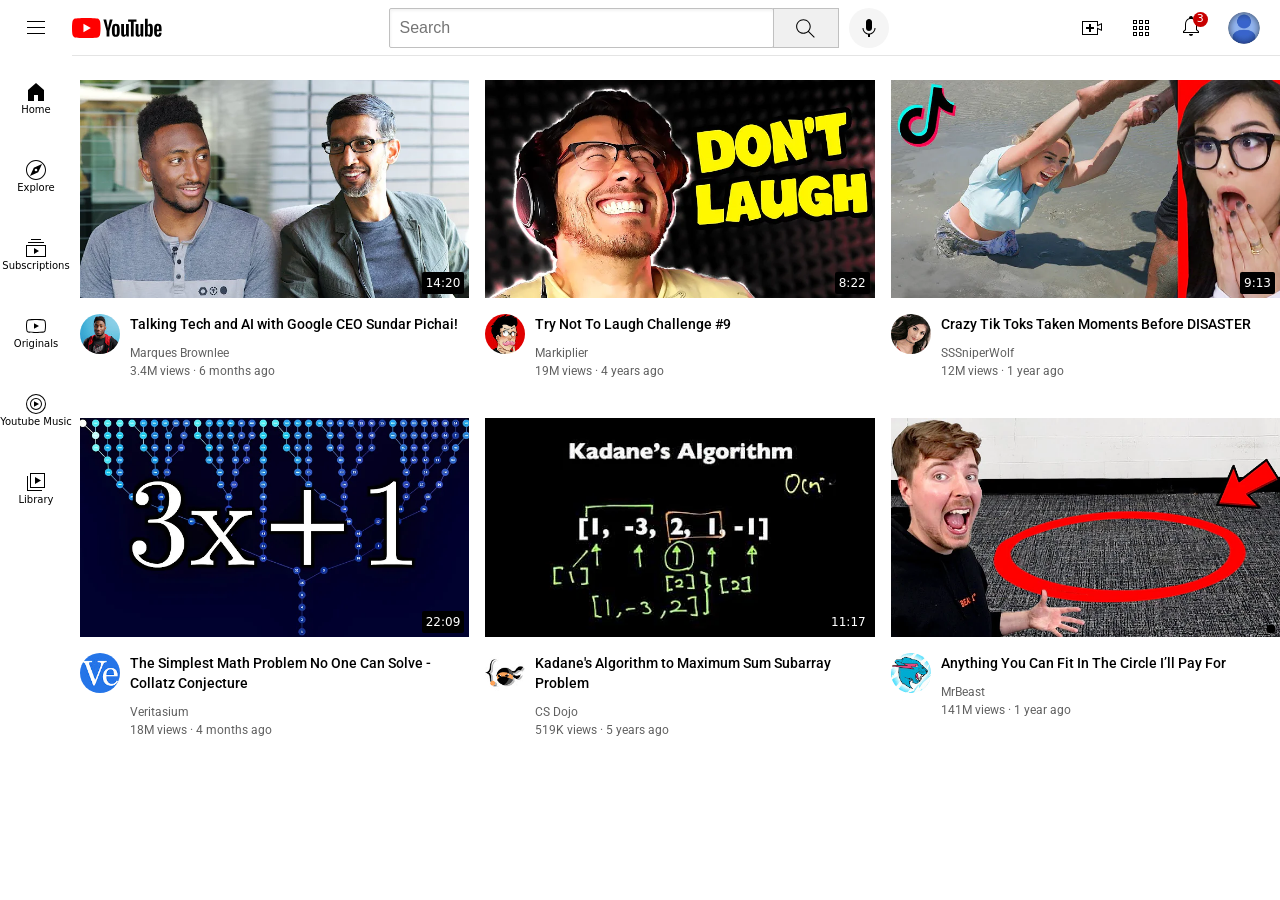
<file: youtube.html>
<!DOCTYPE html>
<html>
  <head>
    <title>YouTube.com Clone</title>

    <link rel="preconnect" href="https://fonts.googleapis.com">
    <link rel="preconnect" href="https://fonts.gstatic.com" crossorigin>
    <link href="https://fonts.googleapis.com/css2?family=Roboto:wght@400;500;700&display=swap" rel="stylesheet">
    <link rel="stylesheet" href="styles/video.css">
    <link rel="stylesheet" href="styles/general.css">
    <link rel="stylesheet" href="styles/header.css">
    <link rel="stylesheet" href="styles/sidebar.css">
  </head>
  <div>
    <div class="header">
      <div class="left-section">
        <img class="hamburger-menu" src="icons/hamburger-menu.svg" alt="">
        <img class="youtube-logo" src="icons/youtube-logo.svg" alt="">
      </div>

      <div class="middle-section">
        <input class="search-bar" type="text" placeholder="Search">
        <button class="search-button">
          <img class="search-icon" src="icons/search.svg" alt="">
        </button>

        <button class="voice-search-button">
          <img class="voice-search-icon" src="icons/voice-search-icon.svg" alt="">
        </button>
      </div>

      <div class="right-section">
        <img class="upload-icon" src="icons/upload.svg" alt="">
        <img class="youtube-apps-icon" src="icons/youtube-apps.svg" alt="">
        <div class="notifications-icon-container">
          <img class="notifications-icon" src="icons/notifications.svg" alt="">
          <div class="notifications-count">3</div>
        </div>
        
        <img class="current-user-picture" src="channel-pictures/my-channel.jpeg" alt="">
        
      </div>
      
    </div>
    
    <div class="sidebar">
      <div class="sidebar-link">
        <img src="icons/home.svg" alt="Home">
        <div>
          Home
        </div>
      </div>
      <div class="sidebar-link">
        <img src="icons/explore.svg" alt="Explore">
        <div>
          Explore
        </div>
      </div>
      <div class="sidebar-link">
        <img src="icons/subscriptions.svg" alt="Subscriptions">
        <div>
          Subscriptions
        </div>
      </div>
      <div class="sidebar-link">
        <img src="icons/originals.svg" alt="Originals">
        <div>
          Originals
        </div>
      </div>
      <div class="sidebar-link">
        <img src="icons/youtube-music.svg" alt="Youtube Music">
        <div>
          Youtube Music
        </div>
      </div>
      <div class="sidebar-link">
        <img src="icons/library.svg" alt="Library">
        <div>
          Library
        </div>
      </div>
    </div>
    <!-- https://www.youtube.com/watch?v=n2RNcPRtAiY&pp=ygUzIFRhbGtpbmcgVGVjaCBhbmQgQUkgd2l0aCBHb29nbGUgQ0VPIFN1bmRhciBQaWNoYWkh -->
    <!-- https://www.youtube.com/@mkbhd -->
    <div class="video-grid">
      <div class="video-preview">
        <div class="thumbnail-row">
          <img class="thumbnail" src="thumbnails/thumbnail-1.webp">
          <div class="video-time">14:20</div>
        </div>
        <div class="video-info-grid">
          <div class="channel-picture">
            <img class="profile-picture" src="channel-pictures/channel-1.jpeg">
          </div>
          <div class="video-info">
            <p class="video-title">
              Talking Tech and AI with Google CEO Sundar Pichai!
            </p>
            <p class="video-author">
              Marques Brownlee
            </p>
            <p class="video-stats">
              3.4M views &#183; 6 months ago
            </p>
          </div>
        </div>
      </div>

      <div class="video-preview">
        <div class="thumbnail-row">
          <img class="thumbnail" src="thumbnails/thumbnail-2.webp">
          <div class="video-time">8:22</div>
        </div>
        <div class="video-info-grid">
          <div class="channel-picture">
            <img class="profile-picture" src="channel-pictures/channel-2.jpeg">
          </div>
          <div class="video-info">
            <p class="video-title">
              Try Not To Laugh Challenge #9
            </p>
            <p class="video-author">
              Markiplier
            </p>
            <p class="video-stats">
              19M views &#183; 4 years ago
            </p>
          </div>
        </div>
      </div>

      <div class="video-preview">
        <div class="thumbnail-row">
          <img class="thumbnail" src="thumbnails/thumbnail-3.webp">
          <div class="video-time">9:13</div>
        </div>
        <div class="video-info-grid">
          <div class="channel-picture">
            <img class="profile-picture" src="channel-pictures/channel-3.jpeg">
            
          </div>
          <div class="video-info">
            <p class="video-title">
              Crazy Tik Toks Taken Moments Before DISASTER
            </p>
            <p class="video-author">
              SSSniperWolf
            </p>
            <p class="video-stats">
              12M views &#183; 1 year ago
            </p>
          </div>
        </div>
      </div>

      <div class="video-preview">
        <div class="thumbnail-row">
          <img class="thumbnail" src="thumbnails/thumbnail-4.webp">
          <div class="video-time">22:09</div>
        </div>
        <div class="video-info-grid">
          <div class="channel-picture">
            <img class="profile-picture" src="channel-pictures/channel-4.jpeg">
            
          </div>
          <div class="video-info">
            <p class="video-title">
              The Simplest Math Problem No One Can Solve - Collatz Conjecture
            </p>
            <p class="video-author">
              Veritasium
            </p>
            <p class="video-stats">
              18M views &#183; 4 months ago
            </p>
          </div>
        </div>
      </div>

      <div class="video-preview">
        <div class="thumbnail-row">
          <img class="thumbnail" src="thumbnails/thumbnail-5.webp">
          <div class="video-time">11:17</div>
        </div>
        <div class="video-info-grid">
          <div class="channel-picture">
            <img class="profile-picture" src="channel-pictures/channel-5.jpeg">
            
          </div>
          <div class="video-info">
            <p class="video-title">
              Kadane's Algorithm to Maximum Sum Subarray Problem
            </p>
            <p class="video-author">
              CS Dojo
            </p>
            <p class="video-stats">
              519K views &#183; 5 years ago
            </p>
          </div>
        </div>
      </div>

      <div class="video-preview">
        <div class="thumbnail-row">
          <img class="thumbnail" src="thumbnails/thumbnail-6.webp">
          <div class="video-time"></div>
        </div>
        <div class="video-info-grid">
          <div class="channel-picture">
            <img class="profile-picture" src="channel-pictures/channel-6.jpeg">
            
          </div>
          <div class="video-info">
            <p class="video-title">
              Anything You Can Fit In The Circle I’ll Pay For
            </p>
            <p class="video-author">
              MrBeast
            </p>
            <p class="video-stats">
              141M views &#183; 1 year ago
            </p>
          </div>
        </div>
      </div>
    </div>
  </body>
</html>
</file>
<file: styles/video.css>
.thumbnail {
    width: 100%;
  }

  .video-title {
    margin-top: 0;
    font-size: 14px;
    font-weight: 500;
    line-height: 20px;
    margin-bottom: 12px;
  }

  .video-info-grid {
    display: grid;
    grid-template-columns: 50px 1fr;
  }

  .profile-picture {
    width: 40px;
    border-radius: 50px;
  }

  .thumbnail-row {
    margin-bottom: 12px;
    position: relative;
  }

  .video-author,
  .video-stats {
    font-size: 12px;
    color: rgb(96, 96, 96);
  }

  .video-author {
    margin-bottom: 4px;
  }

  .video-grid {
    display: grid;
    grid-template-columns: 1fr 1fr 1fr;
    column-gap: 16px;
    row-gap: 40px;
  }

  .video-time{
    color: white;
    background-color: black;
    font-family: system-ui, -apple-system, BlinkMacSystemFont, 'Segoe UI', Roboto, Oxygen, Ubuntu, Cantarell, 'Open Sans', 'Helvetica Neue', sans-serif;
    font-size: 12px;
    font-weight: 500;
    padding: 4px;
    border-radius: 2px;
    position: absolute;
    bottom: 8px;
    right: 5px;
  }
</file>
<file: styles/general.css>
body{
    margin: 0;
    padding-top: 80px;
    padding-left: 80px;
}
p {
    font-family: Roboto, Arial;
    margin-top: 0;
    margin-bottom: 0;
}

.link {
    color: black;
    text-decoration: none;
}
.link:visited {
    color: black;
    text-decoration: none;
}
</file>
<file: styles/header.css>
.header{
    height: 55px;
    display: flex;
    flex-direction: row;
    justify-content: space-between;
    position: fixed;
    top: 0;
    left: 0;
    right: 0;
    z-index: 100;
    background-color: white;
    border-bottom: solid 1px rgb(228, 228, 228);
}

.hamburger-menu{
    height: 24px;
    margin-left: 24px;
    margin-right: 24px;
}

.youtube-logo{
    height: 20px;
}

.left-section{
    display: flex;
    flex-direction: row;
    align-items: center;
}

.right-section{
    width: 180px;
    display: flex;
    align-items: center;
    margin-right: 20px;
    justify-content: space-between;
}

.middle-section{
    flex: 1;
    margin-left: 70px;
    margin-right: 35px;
    max-width: 500px;
    display: flex;
    align-items: center;
}

.search-button{
    height: 40px;
    width: 66px;
    background-color: rgb(240, 240, 240);
    border: 1px solid rgb(192, 192, 192);
    margin-right: 10px;
    margin-left: -1px;
}

.voice-search-button{
    height: 40px;
    width: 40px;
    background-color: rgb(245, 245, 245);
    border-radius: 20px;
    border: none;
}

.search-icon{
    height: 25px;
    margin-top: 4px;
}

.voice-search-icon{
    height: 24px;
    margin-top: 4px;
}

.search-bar{
    flex: 1;
    height: 36px;
    font-size: 16px;
    padding-left: 10px;
    border: 1px solid rgb(192, 192, 192);
    border-radius: 2px;
    box-shadow: inset 1px 2px 3px rgba(0,0,0,0.05);
    width: 0;
}

.upload-icon,
.notifications-icon,
.youtube-apps-icon{
    height: 24px;
}

.current-user-picture{
    height: 32px;
    border-radius: 16px;
}

.notifications-icon-container{
    position: relative;
}

.notifications-count{
    background-color: rgb(200, 0,0);
    color: white;
    font-family: system-ui, -apple-system, BlinkMacSystemFont, 'Segoe UI', Roboto, Oxygen, Ubuntu, Cantarell, 'Open Sans', 'Helvetica Neue', sans-serif;
    font-size: 11px;
    /* padding-left: 5px;
    padding-right: 5px;
    padding-top: 2px;
    padding-bottom: 2px; */
    width: 15px;
    height: 15px;
    border-radius: 10px;
    position: absolute;
    top: -2px;
    right: -5px;
    text-align: center;
}
</file>
<file: styles/sidebar.css>
.sidebar{
    position: fixed;
    top: 55px;
    bottom: 0;
    left: 0;
    width: 72px;
    background-color: white;
    z-index: 200;
    padding-top: 5px;
}

.sidebar-link {
    height: 74px;
    display: flex;
    justify-content: center;
    align-items: center;
    flex-direction: column;
    margin-bottom: 4px;
    cursor: pointer;
}

.sidebar-link:hover {
    background-color: rgb(235,235,235);
}

.sidebar-link img {
    height: 24px;
}

.sidebar-link div {
    font-family: system-ui, -apple-system, BlinkMacSystemFont, 'Segoe UI', Roboto, Oxygen, Ubuntu, Cantarell, 'Open Sans', 'Helvetica Neue', sans-serif;
    font-size: 10px;
}
</file>
